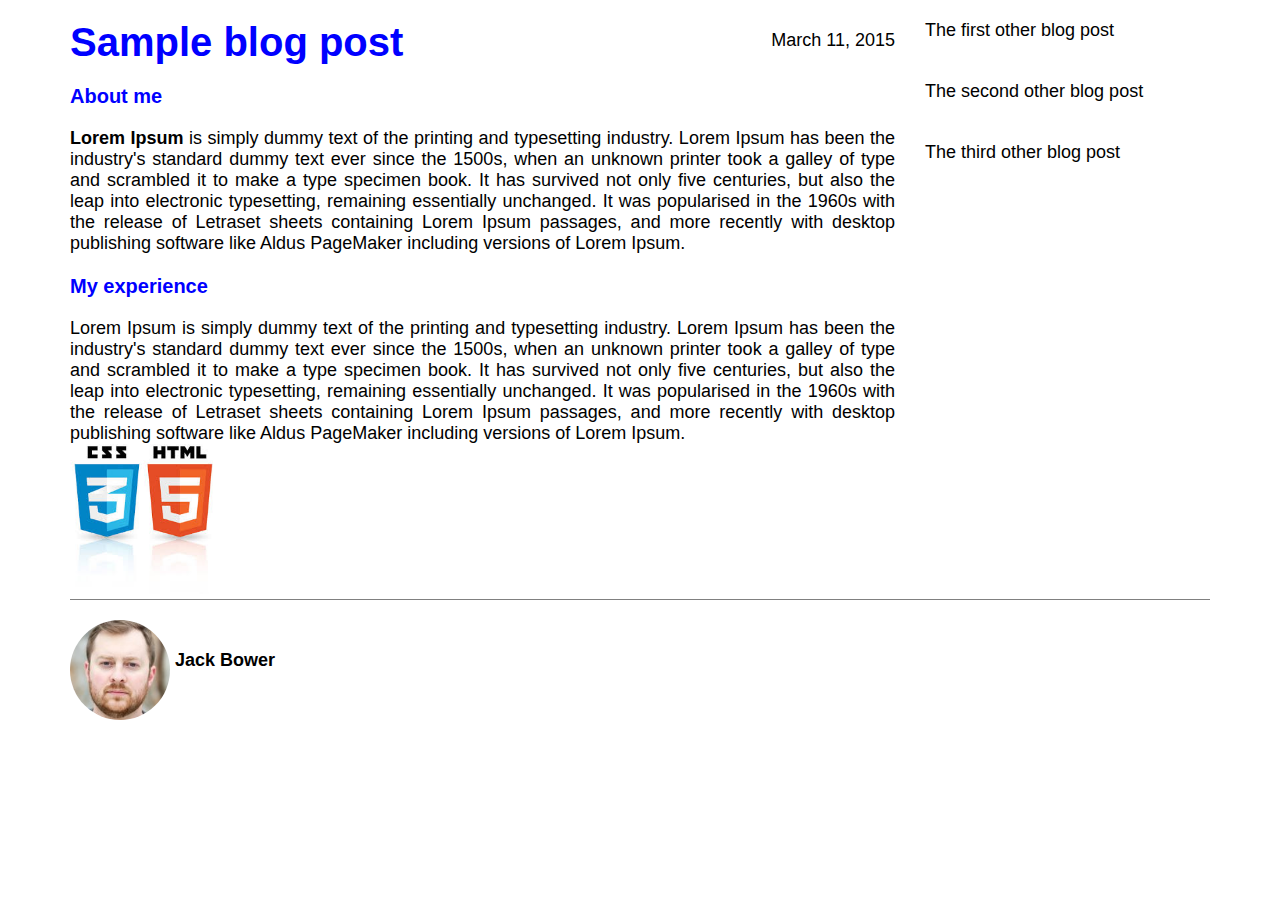
<file: web1/index.html>
<!DOCTYPE html>
<html>
  <head>
    <meta charset="utf-8">
    <title>About Me</title>
    <link rel="stylesheet" href="styles/main.css" media="screen" title="no title" charset="utf-8">
  </head>

  <body>
    <div class="container">
      <div class="blog-post">
        <h1>Sample blog post</h1>
        <p class="date">March 11, 2015</p>
        <h2>About me</h2>
          <p class="main-content"><strong>Lorem Ipsum</strong> is simply dummy text
          of the printing and typesetting industry. Lorem
          Ipsum has been the industry's standard dummy
          text ever since the 1500s, when an unknown
          printer took a galley of type and scrambled
          it to make a type specimen book. It has
          survived not only five centuries, but also
          the leap into electronic typesetting, remaining
          essentially unchanged. It was popularised in the
          1960s with the release of Letraset sheets containing
          Lorem Ipsum passages, and more recently with desktop
          publishing software like Aldus PageMaker
          including versions of Lorem Ipsum.</p>
          <br>
        <h2>My experience</h2>
        <p class="main-content">Lorem Ipsum is simply dummy text of the printing
          and typesetting industry. Lorem Ipsum has been the
          industry's standard dummy text ever since the 1500s,
          when an unknown printer took a galley of type and
          scrambled it to make a type specimen book. It has
          survived not only five centuries, but also the leap
          into electronic typesetting, remaining essentially
          unchanged. It was popularised in the 1960s with the
          release of Letraset sheets containing Lorem Ipsum
          passages, and more recently with desktop publishing
          software like Aldus PageMaker including versions of
          Lorem Ipsum.</p>
        <a href="images/logo.jpg" target="_blank"><img src="images/logo.jpg" alt="HTML CSS image" /></a>
      </div>
      <div class="other-posts">
        <div class="other">
          The first other blog post
        </div>
        <div class="other">
          The second other blog post
        </div>
        <div class="other">
          The third other blog post
        </div>
      </div>
      <div class="clearfix"></div>
      <div class="author-box">
        <a href="images/user.jpg" target="_blank"><img src="images/user.jpg" class="my-pic" alt="Jack Bower Image" /></a>
        <p class="author-text">Jack Bower</p>
      </div>
    </div>
    </body>
</html>
</file>
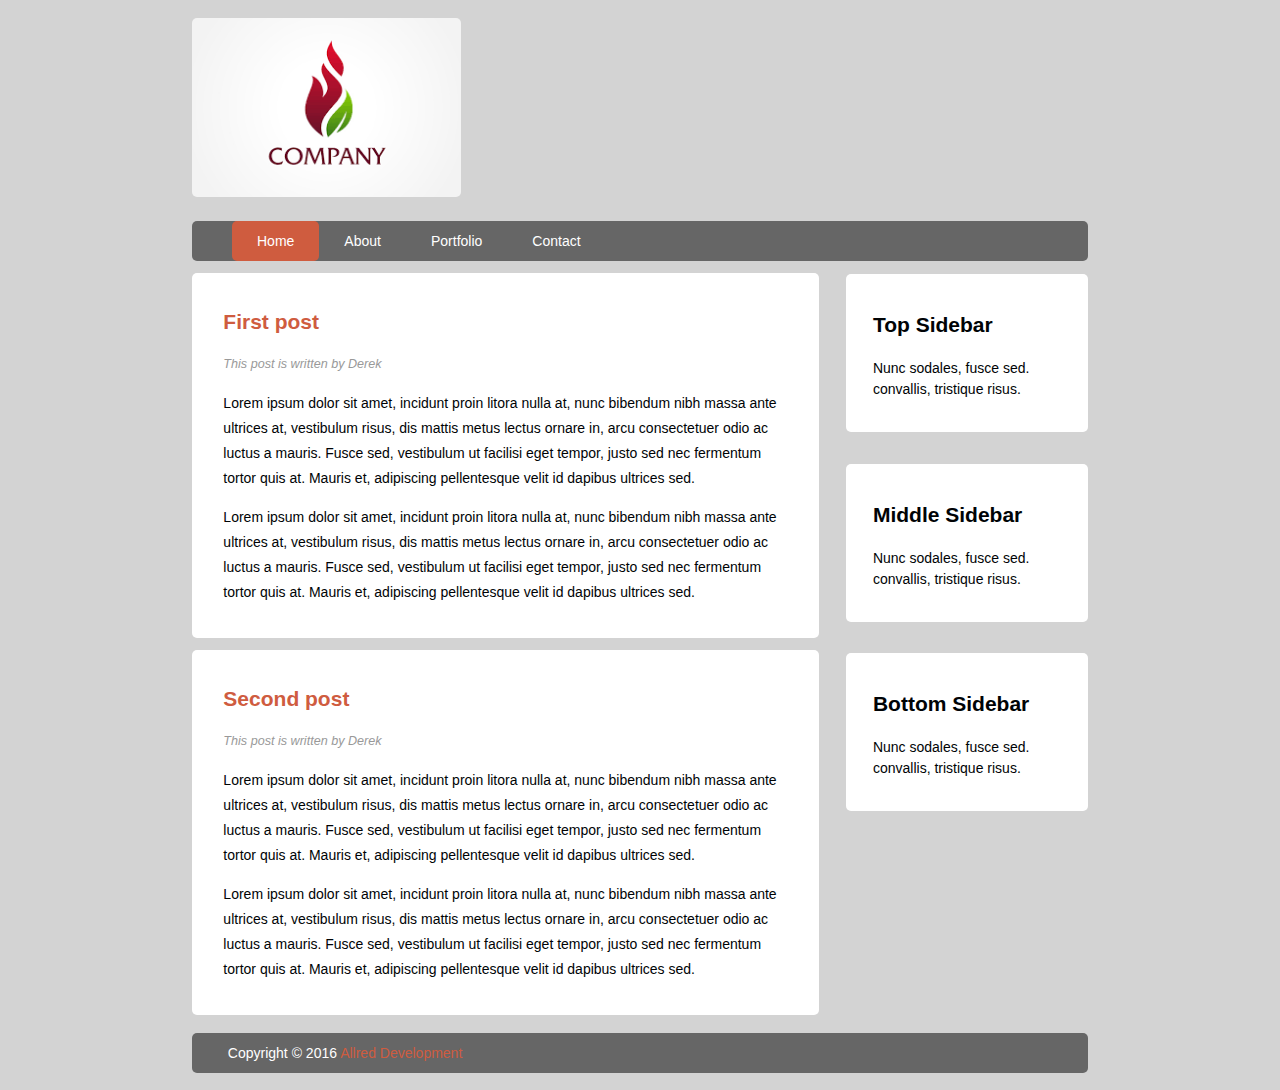
<file: web2/index.html>
<!DOCTYPE html>
<html>
  <head>
    <meta charset="utf-8">
    <title>Responsive web design</title>
    <link rel="stylesheet" href="styles/main.css" media="screen" title="no title" charset="utf-8">
    <meta name="viewport" content="width=device-width, initial-scale">
  </head>
  <body class="body">
    <header class="main-header">
      <img src="images/logo.png" alt="logo Image" />
      <nav>
        <ul>
          <li class="active"><a href="#">Home</a></li>
          <li><a href="#">About</a></li>
          <li><a href="#">Portfolio</a></li>
          <li><a href="#">Contact</a></li>
        </ul>
      </nav>
    </header>
    <div class="main-content">
      <div class="content">
        <article class="top-content">
          <header class="">
            <h2><a href="#" title="First post">First post</a></h2>
          </header>
          <footer class="post-info">
            <p>This post is written by Derek</p>
          </footer>
          <content>
            <p>Lorem ipsum dolor sit amet, incidunt proin litora
              nulla at, nunc bibendum nibh massa ante ultrices at,
              vestibulum risus, dis mattis metus lectus ornare in,
              arcu consectetuer odio ac luctus a mauris. Fusce sed,
              vestibulum ut facilisi eget tempor, justo sed nec
              fermentum tortor quis at. Mauris et, adipiscing
              pellentesque velit id dapibus ultrices sed.</p>
              <p>Lorem ipsum dolor sit amet, incidunt proin litora
              nulla at, nunc bibendum nibh massa ante ultrices at,
              vestibulum risus, dis mattis metus lectus ornare in,
              arcu consectetuer odio ac luctus a mauris. Fusce sed,
              vestibulum ut facilisi eget tempor, justo sed nec
              fermentum tortor quis at. Mauris et, adipiscing
              pellentesque velit id dapibus ultrices sed. </p>
          </content>
        </article>
        <article class="bottom-content">
          <header class="">
            <h2><a href="#" title="Second post">Second post</a></h2>
          </header>
          <footer class="post-info">
            <p>This post is written by Derek</p>
          </footer>
          <content>
            <p>Lorem ipsum dolor sit amet, incidunt proin litora
              nulla at, nunc bibendum nibh massa ante ultrices at,
              vestibulum risus, dis mattis metus lectus ornare in,
              arcu consectetuer odio ac luctus a mauris. Fusce sed,
              vestibulum ut facilisi eget tempor, justo sed nec
              fermentum tortor quis at. Mauris et, adipiscing
              pellentesque velit id dapibus ultrices sed.</p>
              <p>Lorem ipsum dolor sit amet, incidunt proin litora
              nulla at, nunc bibendum nibh massa ante ultrices at,
              vestibulum risus, dis mattis metus lectus ornare in,
              arcu consectetuer odio ac luctus a mauris. Fusce sed,
              vestibulum ut facilisi eget tempor, justo sed nec
              fermentum tortor quis at. Mauris et, adipiscing
              pellentesque velit id dapibus ultrices sed. </p>
          </content>
        </article>
      </div>
    </div>
    <aside class="top-sidebar">
      <article>
        <h2>Top Sidebar</h2>
        <p>Nunc sodales, fusce sed. convallis, tristique risus.</p>
      </article>
    </aside>
    <aside class="middle-sidebar">
      <article>
        <h2>Middle Sidebar</h2>
        <p>Nunc sodales, fusce sed. convallis, tristique risus.</p>
      </article>
    </aside>
    <aside class="bottom-sidebar">
      <article>
        <h2>Bottom Sidebar</h2>
        <p>Nunc sodales, fusce sed. convallis, tristique risus.</p>
      </article>
    </aside>
    <footer class="main-footer">
      <p>Copyright &copy; 2016 <a href="#">Allred Development</a></p>
    </footer>
  </body>
</html>
</file>
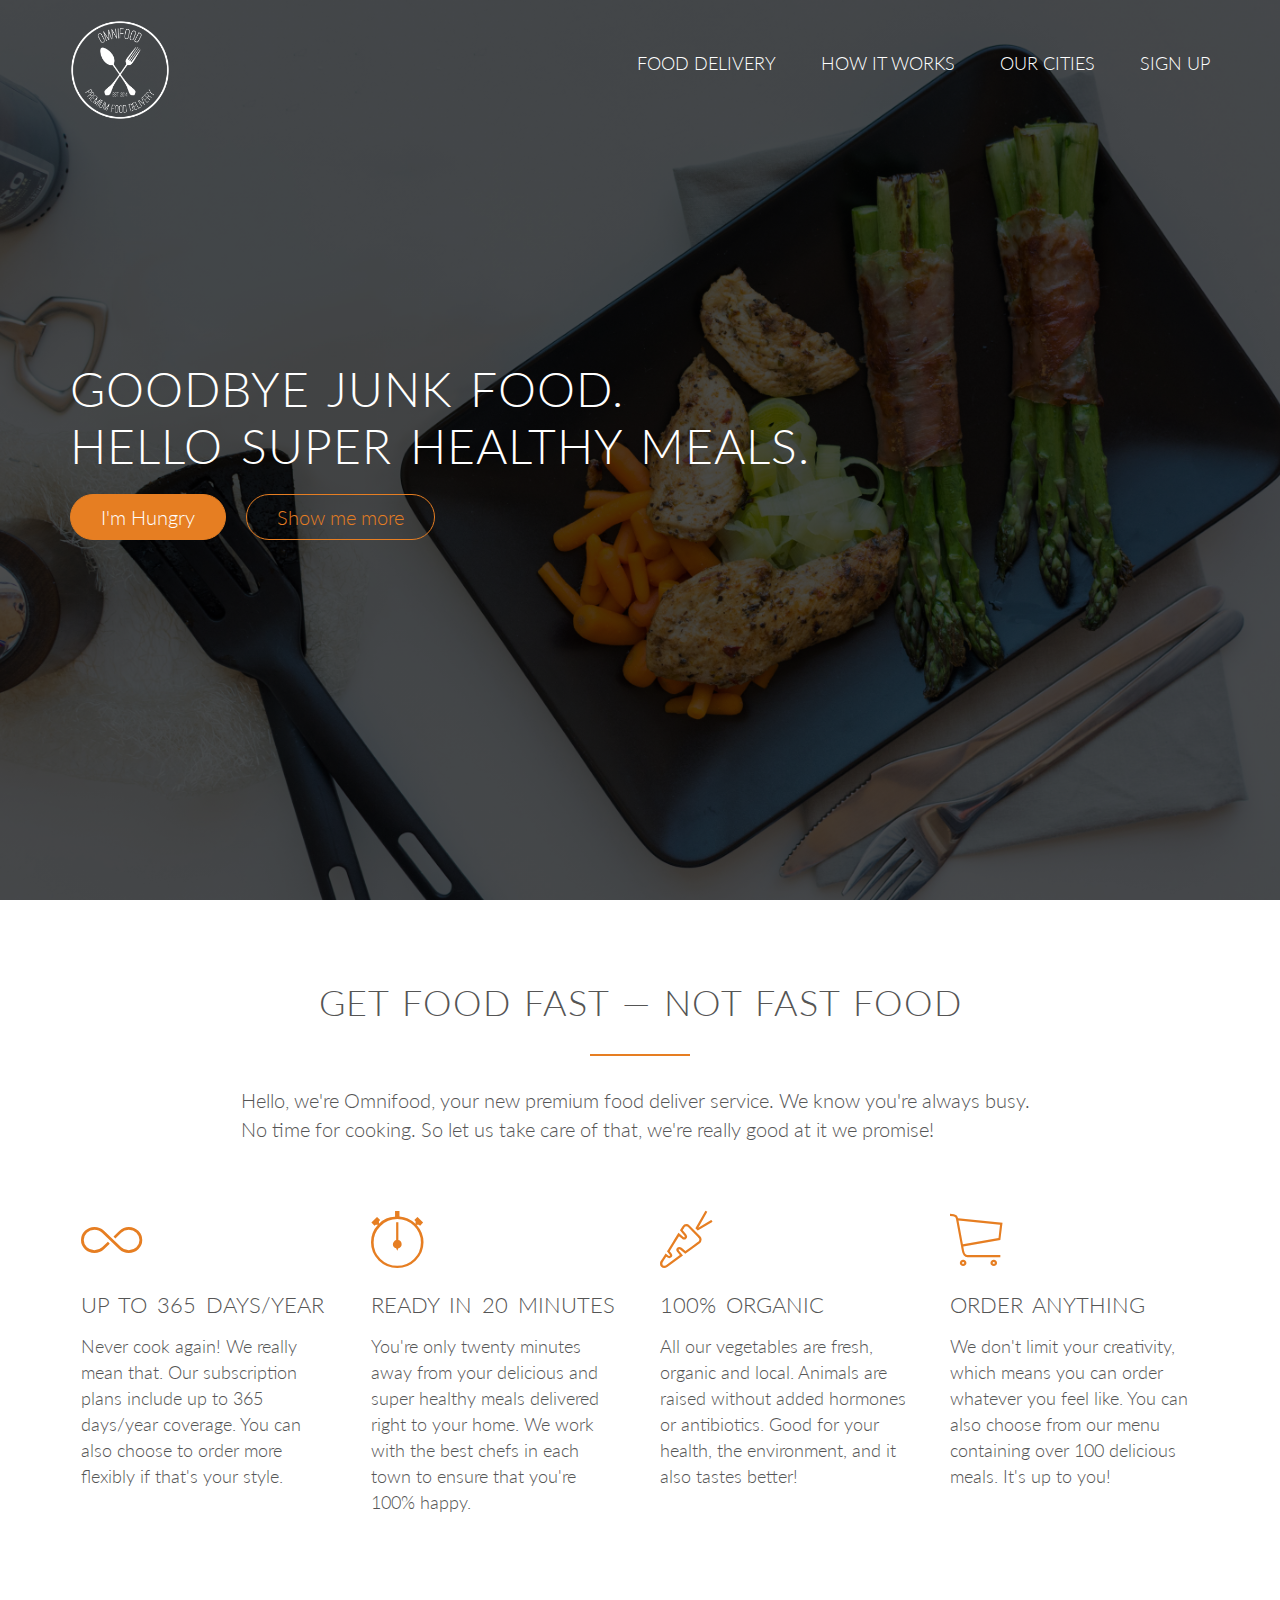
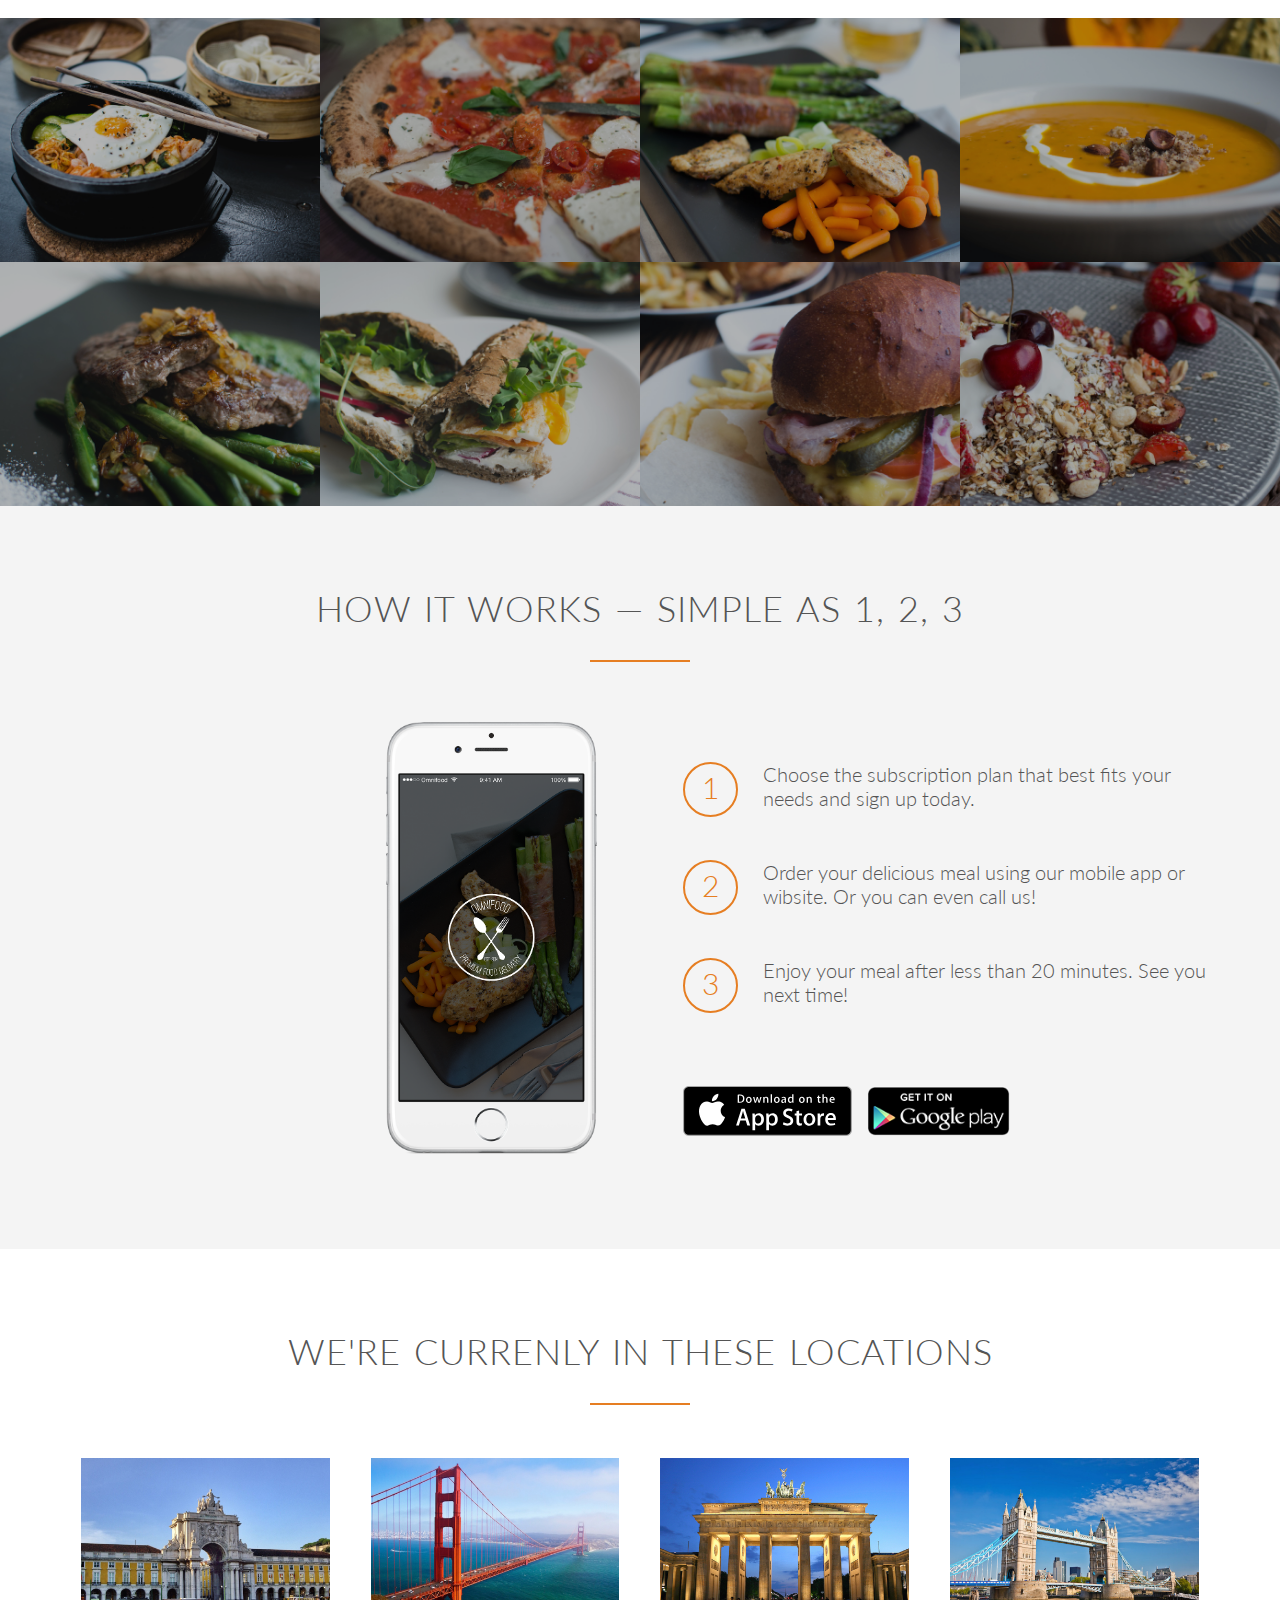
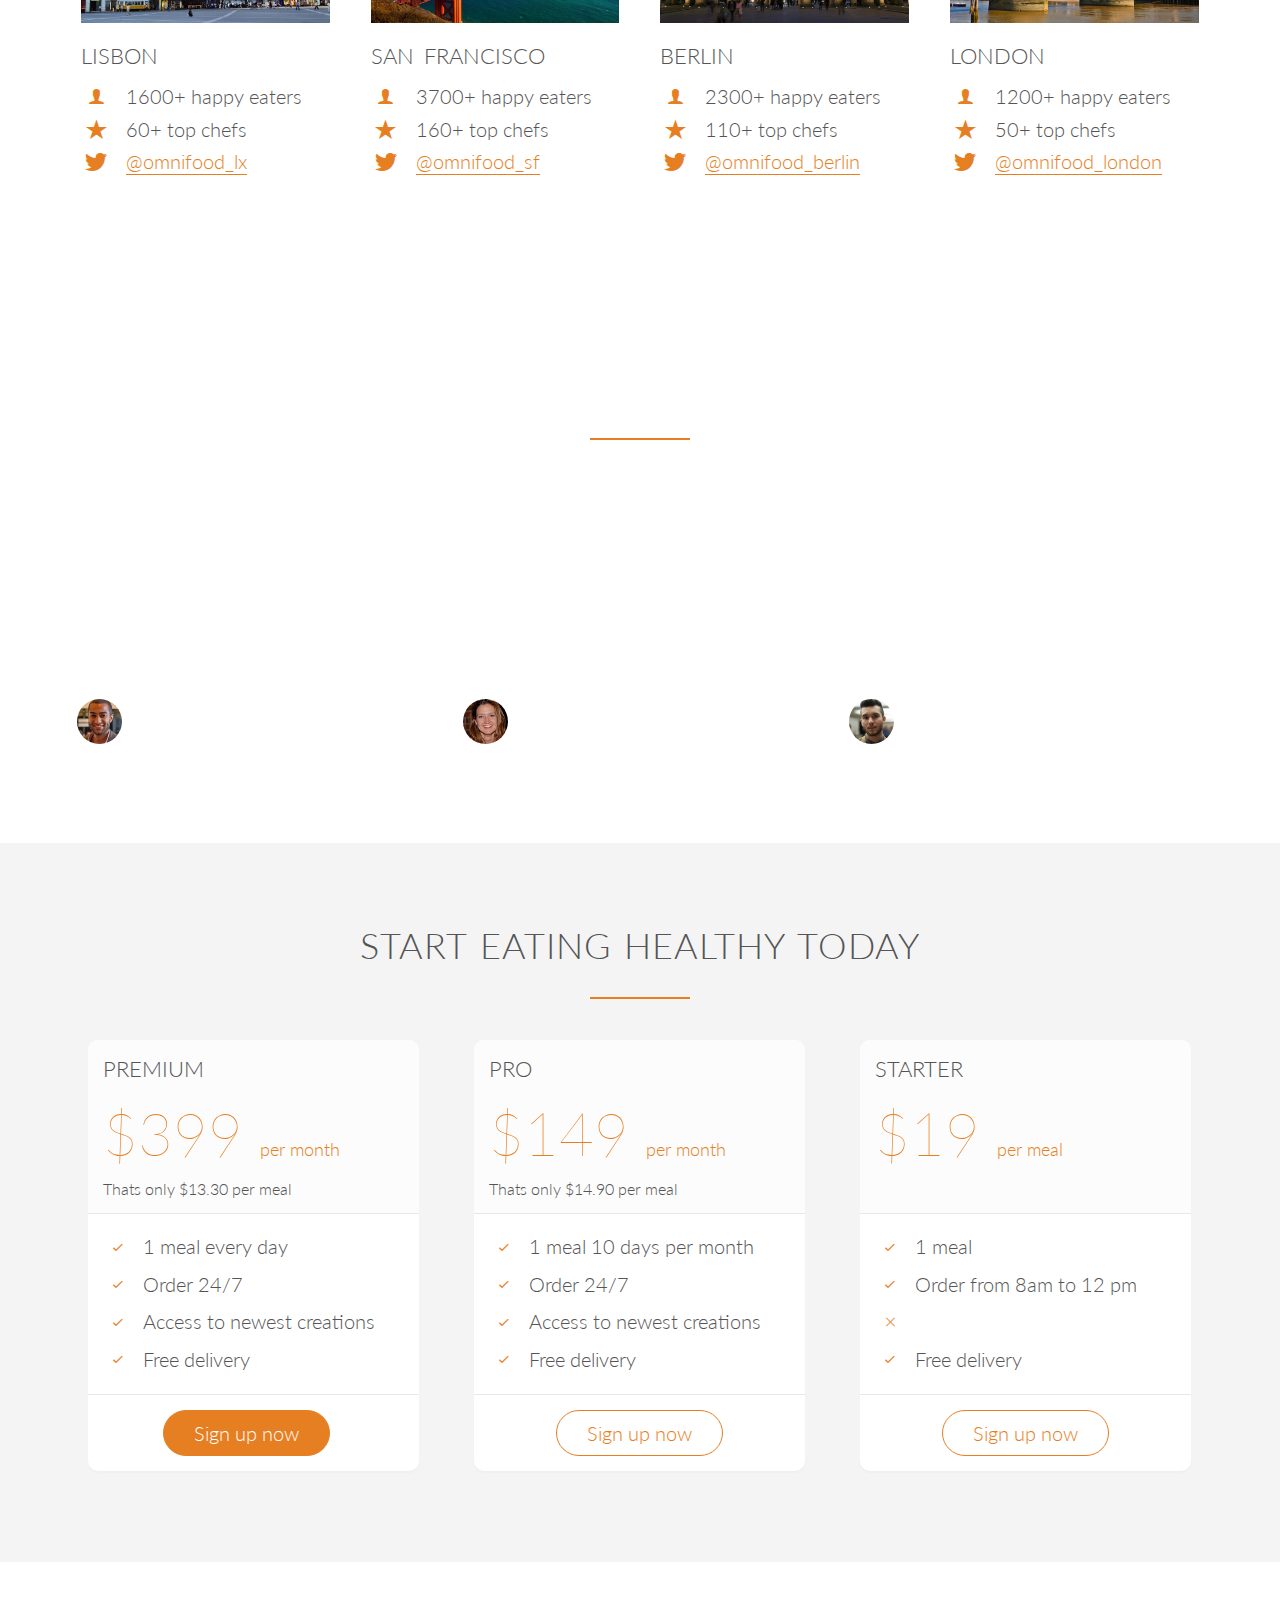
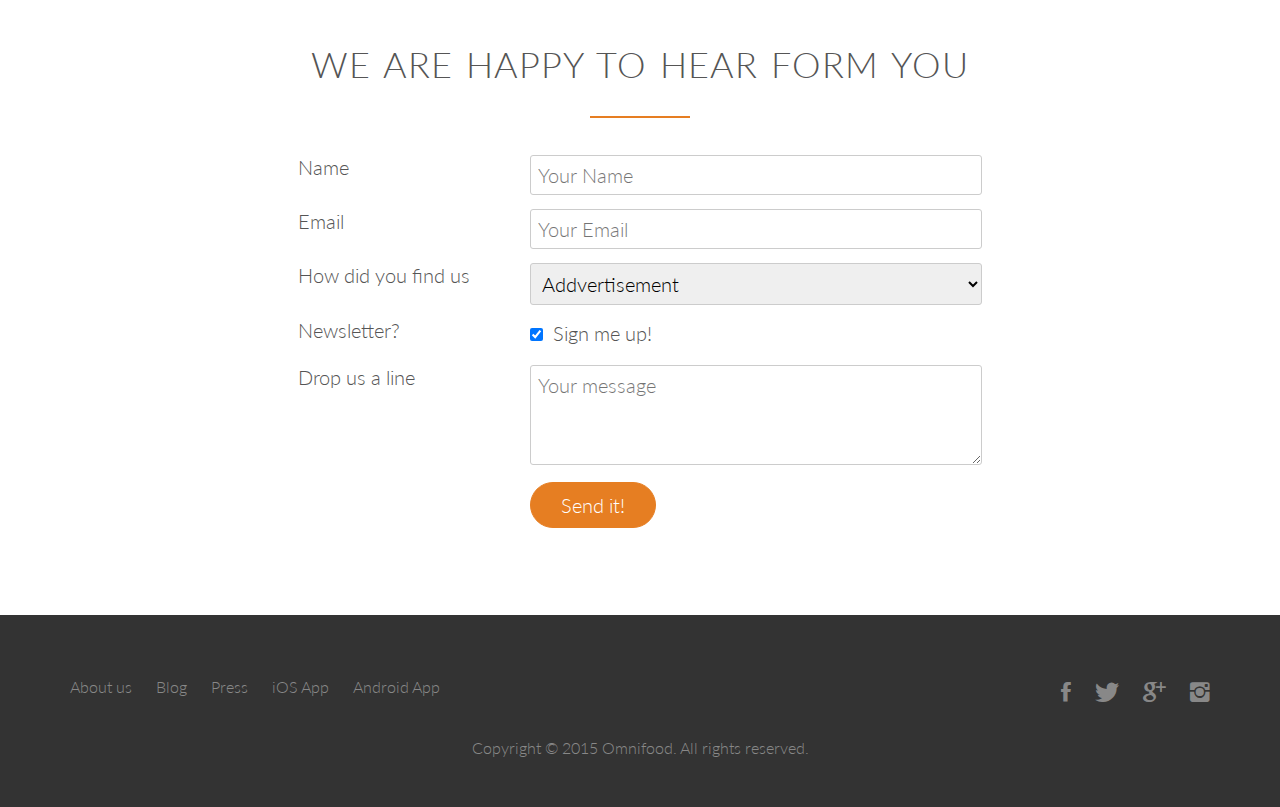
<file: web3/index.html>
<!DOCTYPE html>
<html>
  <head>
    <meta charset="utf-8">
    <link rel="stylesheet" href="vendors/css/normalize.css" type="text/css" title="no title" charset="utf-8">
    <link rel="stylesheet" href="vendors/css/Grid.css" type="text/css" title="no title" charset="utf-8">
    <link rel="stylesheet" href="vendors/css/ionicons.min.css" type="text/css" title="no title" charset="utf-8">
    <link rel="stylesheet" href="resources/css/main.css" type="text/css" title="no title" charset="utf-8">
    <link href="https://fonts.googleapis.com/css?family=Lato:100,300,300i,400" rel="stylesheet">
    <title>Omnifood</title>
  </head>
  <body>
    <header>
      <nav>
        <div class="row">
          <img src="resources/img/logo-white.png" alt="Omnifood Logo" class="logo" />
          <ul class="main-nav">
            <li><a href="#">Food delivery</a></li>
            <li><a href="#">How it works</a></li>
            <li><a href="#">Our cities</a></li>
            <li><a href="#">Sign up</a></li>
          </ul>
        </div>
      </nav>
      <div class="hero-text-box">
        <h1>Goodbye junk food. <br> Hello super healthy meals.</h1>
        <a class="btn btn-full" href="#">I'm Hungry</a>
        <a class="btn btn-ghost" href="#">Show me more</a>
      </div>
    </header>
    <section class="section-features">
      <div class="row">
        <h2>Get food fast &mdash; not fast food</h2>
        <p class="long-copy">
          Hello, we're Omnifood, your new premium food deliver service. We know you're
          always busy. No time for cooking. So let us take care of that, we're really
          good at it we promise!
        </p>
      </div>
      <div class="row">
        <div class="col span-1-of-4 box">
          <i class="ion-ios-infinite-outline icon-big"></i>
          <h3>Up to 365 days/year</h3>
          <p>
            Never cook again! We really mean that. Our subscription plans
            include up to 365 days/year coverage. You can also
            choose to order more flexibly if that's your style.
          </p>
        </div>
        <div class="col span-1-of-4 box">
          <i class="ion-ios-stopwatch-outline icon-big"></i>
          <h3>Ready in 20 minutes</h3>
          <p>
            You're only twenty minutes away from your delicious and super
            healthy meals delivered right to your home. We work with the
            best chefs in each town to ensure that you're 100% happy.
          </p>
        </div>
        <div class="col span-1-of-4 box">
          <i class="ion-ios-nutrition-outline icon-big"></i>
          <h3>100% organic</h3>
          <p>
            All our vegetables are fresh, organic and local. Animals are raised
            without added hormones or antibiotics. Good for your health, the
            environment, and it also tastes better!
          </p>
        </div>
        <div class="col span-1-of-4 box">
          <i class="ion-ios-cart-outline icon-big"></i>
          <h3>Order anything</h3>
          <p>
            We don't limit your creativity, which means you can order whatever
            you feel like. You can also choose from our menu containing
            over 100 delicious meals. It's up to you!
          </p>
        </div>
      </div>
    </section>
    <section class="section-meals">
      <ul class="meals-showcase clearfix">
        <li>
          <figure class="meal-photo">
            <img src="resources/img/1.jpg" alt="Korean bibimbap with egg and vegetables" />
          </figure>
        </li>
        <li>
          <figure class="meal-photo">
            <img src="resources/img/2.jpg" alt="Simple italian pizza with cherry tomatoes" />
          </figure>
        </li>
        <li>
          <figure class="meal-photo">
            <img src="resources/img/3.jpg" alt="Chicken breast steak with vegetables" />
          </figure>
        </li>
        <li>
          <figure class="meal-photo">
            <img src="resources/img/4.jpg" alt="Autumn pumpkin soup" />
          </figure>
        </li>
      </ul>
      <ul class="meals-showcase clearfix">
        <li>
          <figure class="meal-photo">
            <img src="resources/img/5.jpg" alt="Paleo beef steak with vegetables" />
          </figure>
        </li>
        <li>
          <figure class="meal-photo">
            <img src="resources/img/6.jpg" alt="Healthy baguette with egg and vagetables" />
          </figure>
        </li>
        <li>
          <figure class="meal-photo">
            <img src="resources/img/7.jpg" alt="Burger with cheddar and bacon" />
          </figure>
        </li>
        <li>
          <figure class="meal-photo">
            <img src="resources/img/8.jpg" alt="Granola with cherries and strawberries" />
          </figure>
        </li>
      </ul>
    </section>
    <section class="section-steps">
      <div class="row">
        <h2>How it works &mdash; Simple as 1, 2, 3</h2>
      </div>
      <div class="row">
        <div class="col span-1-of-2 steps-box">
          <img src="resources/img/app-iPhone.png" alt="Omnifood app on iPhone" class="app-screen" />
        </div>
        <div class="col span-1-of-2 steps-box">
          <div class="works-step">
            <div>1</div>
            <p>Choose the subscription plan that best fits your needs and sign up today.</p>
          </div>
          <div class="works-step">
            <div>2</div>
            <p>Order your delicious meal using our mobile app or wibsite. Or you can even call us!</p>
          </div>
          <div class="works-step">
            <div>3</div>
            <p>Enjoy your meal after less than 20 minutes. See you next time!</p>
          </div>
          <a href="#" class="btn-app"><img src="resources/img/download-app.svg" alt="App Store Button" /></a>
          <a href="#" class="btn-app"><img src="resources/img/download-app-android.png" alt="Play Store Button" /></a>
        </div>
      </div>
    </section>
    <section class="section-cities">
      <div class="row">
        <h2>We're currenly in these locations</h2>
      </div>
      <div class="row">
        <div class="col span-1-of-4 box">
          <img src="resources/img/lisbon-3.jpg" alt="Lisbon" />
          <h3>Lisbon</h3>
          <div class="city-feature">
            <i class="ion-ios-person icon-small"></i>
            1600+ happy eaters
          </div>
          <div class="city-feature">
            <i class="ion-ios-star icon-small"></i>
            60+ top chefs
          </div>
          <div class="city-feature">
            <i class="ion-social-twitter icon-small"></i>
            <a href="#">@omnifood_lx</a>
          </div>
        </div>
        <div class="col span-1-of-4 box">
          <img src="resources/img/san-francisco.jpg" alt="San Francisco" />
          <h3>San Francisco</h3>
          <div class="city-feature">
            <i class="ion-ios-person icon-small"></i>
            3700+ happy eaters
          </div>
          <div class="city-feature">
            <i class="ion-ios-star icon-small"></i>
            160+ top chefs
          </div>
          <div class="city-feature">
            <i class="ion-social-twitter icon-small"></i>
            <a href="#">@omnifood_sf</a>
          </div>
        </div>
        <div class="col span-1-of-4 box">
          <img src="resources/img/berlin.jpg" alt="Berlin" />
          <h3>Berlin</h3>
          <div class="city-feature">
            <i class="ion-ios-person icon-small"></i>
            2300+ happy eaters
          </div>
          <div class="city-feature">
            <i class="ion-ios-star icon-small"></i>
            110+ top chefs
          </div>
          <div class="city-feature">
            <i class="ion-social-twitter icon-small"></i>
            <a href="#">@omnifood_berlin</a>
          </div>
        </div>
        <div class="col span-1-of-4 box">
          <img src="resources/img/london.jpg" alt="London" />
          <h3>London</h3>
          <div class="city-feature">
            <i class="ion-ios-person icon-small"></i>
            1200+ happy eaters
          </div>
          <div class="city-feature">
            <i class="ion-ios-star icon-small"></i>
            50+ top chefs
          </div>
          <div class="city-feature">
            <i class="ion-social-twitter icon-small"></i>
            <a href="#">@omnifood_london</a>
          </div>
        </div>
      </div>
    </section>
    <section class="section-testimonials">
      <div class="row">
        <h2>Our customers can't live without us</h2>
      </div>
      <div class="row">
        <div class="col span-1-of-3">
          <blockquote>
            Omnifood is just awesome! I just launched a startup with leaves me with no time for cooking,
            so Ominfood is a life-saver. Now that I have it, I couldn't live without my daily meals.
            <cite><img src="resources/img/customer-1.jpg" alt="First customer" />Alberto Duncan</cite>
          </blockquote>
        </div>
        <div class="col span-1-of-3">
          <blockquote>
            Inexpensive, healthy and great-tasting meals, delivered right to my home. We have lots of food
            delivery here in Lisbon, but no one comes even close to Omifood. Me and my family are
            so in love!
            <cite><img src="resources/img/customer-2.jpg" alt="First customer" />Joana Silva</cite>
          </blockquote>
        </div>
        <div class="col span-1-of-3">
          <blockquote>
            I was looking for a quick and easy food delivery service in San Franciso. I tried a lot
            of them and ended up with Omnifood. Best food delivery service in the Bay Area. Keep
            up the great work!
            <cite><img src="resources/img/customer-3.jpg" alt="First customer" />Milton Chapman</cite>
          </blockquote>
        </div>
      </div>
    </section>
    <section class="section-plans">
      <div class="row">
        <h2>Start Eating Healthy Today</h2>
      </div>
      <div class="row">
        <div class="col span-1-of-3">
          <div class="plan-box">
            <div>
              <h3>Premium</h3>
              <p class="plan-price">
                $399 <span>per month</span>
              </p>
              <p class="plan-price-meal">
                Thats only $13.30 per meal
              </p>
            </div>
            <div>
              <ul>
                <li><i class="ion-ios-checkmark-empty icon-small"></i>1 meal every day</li>
                <li><i class="ion-ios-checkmark-empty icon-small"></i>Order 24/7</li>
                <li><i class="ion-ios-checkmark-empty icon-small"></i>Access to newest creations</li>
                <li><i class="ion-ios-checkmark-empty icon-small"></i>Free delivery</li>
              </ul>
            </div>
            <div>
              <a href="#" class="btn btn-full">Sign up now</a>
            </div>
          </div>
        </div>
        <div class="col span-1-of-3">
          <div class="plan-box">
            <div>
              <h3>Pro</h3>
              <p class="plan-price">
                $149 <span>per month</span>
              </p>
              <p class="plan-price-meal">
                Thats only $14.90 per meal
              </p>
            </div>
            <div>
              <ul>
                <li><i class="ion-ios-checkmark-empty icon-small"></i>1 meal 10 days per month</li>
                <li><i class="ion-ios-checkmark-empty icon-small"></i>Order 24/7</li>
                <li><i class="ion-ios-checkmark-empty icon-small"></i>Access to newest creations</li>
                <li><i class="ion-ios-checkmark-empty icon-small"></i>Free delivery</li>
              </ul>
            </div>
            <div>
              <a href="#" class="btn btn-ghost">Sign up now</a>
            </div>
          </div>
        </div>
        <div class="col span-1-of-3">
          <div class="plan-box">
            <div>
              <h3>Starter</h3>
              <p class="plan-price">
                $19 <span>per meal</span>
              </p>
              <p class="plan-price-meal">
                &nbsp;
              </p>
            </div>
            <div>
              <ul>
                <li><i class="ion-ios-checkmark-empty icon-small"></i>1 meal</li>
                <li><i class="ion-ios-checkmark-empty icon-small"></i>Order from 8am to 12 pm</li>
                <li><i class="ion-ios-close-empty icon-small"></i></li>
                <li><i class="ion-ios-checkmark-empty icon-small"></i>Free delivery</li>
              </ul>
            </div>
            <div>
              <a href="#" class="btn btn-ghost">Sign up now</a>
            </div>
          </div>
        </div>
      </div>
    </section>
    <section class="section-form">
      <div class="row">
        <h2>We are happy to hear form you</h2>
      </div>
      <div class="row">
        <form class="contact-form" action="#" method="post">
          <div class="row">
            <div class="col span-1-of-3">
              <label for="name">Name</label>
            </div>
            <div class="col span-2-of-3">
              <input type="text" name="name" value="" id="name" placeholder="Your Name" required>
            </div>
          </div>
          <div class="row">
            <div class="col span-1-of-3">
              <label for="email">Email</label>
            </div>
            <div class="col span-2-of-3">
              <input type="email" name="email" value="" id="email" placeholder="Your Email" required>
            </div>
          </div>
          <div class="row">
            <div class="col span-1-of-3">
              <label for="find-us">How did you find us</label>
            </div>
            <div class="col span-2-of-3">
              <select name="find-us" id="find-us">
                <option value="friends">Friends</option>
                <option value="search">Search Engine</option>
                <option value="addvertisement" selected>Addvertisement</option>
                <option value="other">Other</option>
              </select>
            </div>
          </div>
          <div class="row">
            <div class="col span-1-of-3">
              <label for="news">Newsletter?</label>
            </div>
            <div class="col span-2-of-3">
              <input type="checkbox" name="news" value="" id="news" checked> Sign me up!
            </div>
          </div>
          <div class="row">
            <div class="col span-1-of-3">
              <label for="message">Drop us a line</label>
            </div>
            <div class="col span-2-of-3">
              <textarea name="message" rows="8" cols="40" placeholder="Your message"></textarea>
            </div>
          </div>
          <div class="row">
            <div class="col span-1-of-3">
              <label>&nbsp;</label>
            </div>
            <div class="col span-2-of-3">
              <input type="submit" value="Send it!">
            </div>
          </div>
        </form>
      </div>
    </section>
    <footer>
      <div class="row">
        <div class="col span-1-of-2">
          <ul class="footer-nav">
            <li><a href="#">About us</a></li>
            <li><a href="#">Blog</a></li>
            <li><a href="#">Press</a></li>
            <li><a href="#">iOS App</a></li>
            <li><a href="#">Android App</a></li>
          </ul>
        </div>
        <div class="col span-1-of-2">
          <ul class="social-links">
            <li><a href="#"><i class="ion-social-facebook"></i></a></li>
            <li><a href="#"><i class="ion-social-twitter"></i></a></li>
            <li><a href="#"><i class="ion-social-googleplus"></i></a></li>
            <li><a href="#"><i class="ion-social-instagram"></i></a></li>
          </ul>
        </div>
      </div>
      <div class="row">
        <p>
          Copyright &copy; 2015 Omnifood. All rights reserved.
        </p>
      </div>
    </footer>
  </body>
</html>
</file>
<file: web1/styles/main.css>
*{
  margin: 0;
  padding: 0;
  box-sizing: border-box;

}

body{
  font-family: sans-serif, helvetica, arial;
  font-size: 18px;
}

h1,h2 {
  color: #0000ff;
  margin-bottom: 20px;
}

h1{
  font-size: 40px;
}

h2{
  font-size: 20px;
}

.main-content{
  text-align: justify;
}

.container{
  width: 1140px;
  margin: 20px auto 0 auto;
}

.container{
  margin-top: 20px;
}

.blog-post{
  width: 75%;
  float: left;
  padding-right: 30px;
  position: relative;
}

.other-posts{
  width: 25%;
  float: left;
}

.author-box{
  border-top: 1px solid grey;
  padding-top: 20px;
}

.clearfix:after{
  content: "";
  display: table;
  clear: both;
}

.other{
  margin-bottom: 40px;
}

.author-text{
  float: left;
  margin-top: 30px;
  margin-left: 5px;
  font-weight: 600;
}

.author-box img{
  height: 100px;
  width: 100px;
  border-radius: 50%;
  float: left;
}

.blog-post img{
  height: 150px;
  width: auto;
}

.date{
  position: absolute;
  top: 10px;
  right: 30px;
}
</file>
<file: web2/styles/main.css>
body{
  /*background-image: url("../images/background.jpg");*/
  background-color: lightgrey;
  background-size: cover;
  color: #000305;
  font-size: 87.5%;
  font-family: arial, 'Lucida Sand Unicode';
  line-height: 1.5;
  text-align: left;
}
a{
  text-decoration: none;
}
a:link, a:visited{
  color: #CF5C3F;
}
a:hover, a:active{
  background-color: #CF5C3F;
  color: #FFF;
}
.body{
  margin: 0 auto;
  width: 70%;
  clear: both;
}
.main-header img{
  width: 30%;
  height: auto;
  margin: 2% 0;
  border-radius: 5px;
  -moz-border-radius: 5px;
  -webkit-border-radius: 5px;
}
.main-header nav{
  background-color: #666;
  height: 40px;
  border-radius: 5px;
  -moz-border-radius: 5px;
  -webkit-border-radius: 5px;
}
.main-header nav ul{
  list-style: none;
  margin: 0 auto;
}
.main-header nav ul li{
  float: left;
  display: inline;
}
.main-header nav a:link, .main-header nav a:visited{
  color: #FFF;
  display: inline-block;
  padding: 10px 25px;
  height: 20px;
}
.main-header nav a:hover, .main-header nav a:active, .main-header nav .active a:link, .main-header nav .active a:visited {
  background-color: #CF5C3F;
  text-shadow: none;
}
.main-header nav ul li a{
  border-radius: 5px;
  -moz-border-radius: 5px;
  -webkit-border-radius: 5px;
}
.main-content{
  border-radius: 5px;
  -moz-border-radius: 5px;
  -webkit-border-radius: 5px;
  line-height: 25px;
}
.content{
  width: 70%;
  float: left;
}
.top-content{
  background-color: #FFF;
  border-radius: 5px;
  -moz-border-radius: 5px;
  -webkit-border-radius: 5px;
  padding: 3% 5%;
  margin-top: 2%;
}
.bottom-content{
  background-color: #FFF;
  border-radius: 5px;
  -moz-border-radius: 5px;
  -webkit-border-radius: 5px;
  padding: 3% 5%;
  margin-top: 2%;
}
.post-info{
  font-style: italic;
  color: #999;
  font-size: 90%;
}
.top-sidebar{
  width: 21%;
  float: left;
  background-color: #FFF;
  border-radius: 5px;
  -moz-border-radius: 5px;
  -webkit-border-radius: 5px;
  margin: 1.5% 0 2% 3%;
  padding: 2% 3%;
}
.middle-sidebar{
  width: 21%;
  float: left;
  background-color: #FFF;
  border-radius: 5px;
  -moz-border-radius: 5px;
  -webkit-border-radius: 5px;
  margin: 1.5% 0 2% 3%;
  padding: 2% 3%;
}
.bottom-sidebar{
  width: 21%;
  float: left;
  background-color: #FFF;
  border-radius: 5px;
  -moz-border-radius: 5px;
  -webkit-border-radius: 5px;
  margin: 1.5% 0 2% 3%;
  padding: 2% 3%;
}
.main-footer{
  width: 100%;
  height: 40px;
  float: left;
  border-radius: 5px;
  -moz-border-radius: 5px;
  -webkit-border-radius: 5px;
  background-color: #666;
  margin-top: 2%;
  margin-bottom: 2%;
}
.main-footer p{
  color: #FFF;
  width: 92%;
  margin: 10px auto;
}
@media only screen and (min-width: 150px) and (max-width: 600px)
{
  .body{
    width: 90%;
    font-size: 95%;
  }
  .main-header img{
    width: 100%;
  }
  .main-header nav{
    height: 160px;
  }
  .main-header nav ul{
    padding-left: 0;
  }
  .main-header nav ul li{
    width: 100%;
    text-align: center;
  }
  .main-header nav a:link, .main-header nav a:visited{
    padding: 10px 25px;
    height: 20px;
    display: block;
  }
  .content{
    width: 100%;
    float: left;
    margin-top: 2%;
  }
  .post-info{
    display: none;
  }
  .top-content{
    margin-bottom: 3%;
  }
  .bottom-content{
    margin-top: 3%;
  }
  .top-sidebar, .middle-sidebar, .bottom-sidebar {
    width: 94%;
    margin: 2% 0 2% 0;
    padding: 2% 3%;
  }
}
</file>
<file: web3/vendors/css/Grid.css>
/*  SECTIONS  ============================================================================= */

.section {
	clear: both;
	padding: 0px;
	margin: 0px;
}

/*  GROUPING  ============================================================================= */

.row {
    zoom: 1; /* For IE 6/7 (trigger hasLayout) */
}

.row:before,
.row:after {
    content:"";
    display:table;
}
.row:after {
    clear:both;
}

/*  GRID COLUMN SETUP   ==================================================================== */

.col {
	display: block;
	float:left;
	margin: 1% 0 1% 1.6%;
}

.col:first-child { margin-left: 0; } /* all browsers except IE6 and lower */


/*  REMOVE MARGINS AS ALL GO FULL WIDTH AT 480 PIXELS */

@media only screen and (max-width: 480px) {
	.col { 
		/*margin: 1% 0 1% 0%;*/
        margin: 0;
	}
}


/*  GRID OF TWO   ============================================================================= */


.span-2-of-2 {
	width: 100%;
}

.span-1-of-2 {
	width: 49.2%;
}

/*  GO FULL WIDTH AT LESS THAN 480 PIXELS */

@media only screen and (max-width: 480px) {
	.span-2-of-2 {
		width: 100%; 
	}
	.span-1-of-2 {
		width: 100%; 
	}
}


/*  GRID OF THREE   ============================================================================= */

	
.span-3-of-3 {
	width: 100%; 
}

.span-2-of-3 {
	width: 66.13%; 
}

.span-1-of-3 {
	width: 32.26%; 
}


/*  GO FULL WIDTH AT LESS THAN 480 PIXELS */

@media only screen and (max-width: 480px) {
	.span-3-of-3 {
		width: 100%; 
	}
	.span-2-of-3 {
		width: 100%; 
	}
	.span-1-of-3 {
		width: 100%;
	}
}

/*  GRID OF FOUR   ============================================================================= */

	
.span-4-of-4 {
	width: 100%; 
}

.span-3-of-4 {
	width: 74.6%; 
}

.span-2-of-4 {
	width: 49.2%; 
}

.span-1-of-4 {
	width: 23.8%; 
}


/*  GO FULL WIDTH AT LESS THAN 480 PIXELS */

@media only screen and (max-width: 480px) {
	.span-4-of-4 {
		width: 100%; 
	}
	.span-3-of-4 {
		width: 100%; 
	}
	.span-2-of-4 {
		width: 100%; 
	}
	.span-1-of-4 {
		width: 100%; 
	}
}


/*  GRID OF FIVE   ============================================================================= */

	
.span-5-of-5 {
	width: 100%;
}

.span-4-of-5 {
  	width: 79.68%; 
}

.span-3-of-5 {
  	width: 59.36%; 
}

.span-2-of-5 {
  	width: 39.04%;
}

.span-1-of-5 {
  	width: 18.72%;
}


/*  GO FULL WIDTH AT LESS THAN 480 PIXELS */

@media only screen and (max-width: 480px) {
	.span-5-of-5 {
		width: 100%; 
	}
	.span-4-of-5 {
		width: 100%; 
	}
	.span-3-of-5 {
		width: 100%; 
	}
	.span-2-of-5 {
		width: 100%; 
	}
	.span-1-of-5 {
		width: 100%; 
	}
}


/*  GRID OF SIX   ============================================================================= */


.span-6-of-6 {
	width: 100%;
}

.span-5-of-6 {
  	width: 83.06%;
}

.span-4-of-6 {
  	width: 66.13%;
}

.span-3-of-6 {
  	width: 49.2%;
}

.span-2-of-6 {
  	width: 32.26%;
}

.span-1-of-6 {
  	width: 15.33%;
}


/*  GO FULL WIDTH AT LESS THAN 480 PIXELS */

@media only screen and (max-width: 480px) {
	.span-6-of-6 {
		width: 100%; 
	}
	.span-5-of-6 {
		width: 100%; 
	}
	.span-4-of-6 {
		width: 100%; 
	}
	.span-3-of-6 {
		width: 100%; 
	}
	.span-2-of-6 {
		width: 100%; 
	}
	.span-1-of-6 {
		width: 100%; 
	}
}



/*  GRID OF SEVEN   ============================================================================= */


.span-7-of-7 {
	width: 100%;
}

.span-6-of-7 {
	width: 85.48%;
}

.span-5-of-7 {
  	width: 70.97%;
}

.span-4-of-7 {
  	width: 56.45%;
}

.span-3-of-7 {
  	width: 41.94%;
}

.span-2-of-7 {
  	width: 27.42%;
}

.span-1-of-7 {
  	width: 12.91%;
}


/*  GO FULL WIDTH AT LESS THAN 480 PIXELS */

@media only screen and (max-width: 480px) {
	.span-7-of-7 {
		width: 100%; 
	}
	.span-6-of-7 {
		width: 100%; 
	}
	.span-5-of-7 {
		width: 100%; 
	}
	.span-4-of-7 {
		width: 100%; 
	}
	.span-3-of-7 {
		width: 100%; 
	}
	.span-2-of-7 {
		width: 100%; 
	}
	.span-1-of-7 {
		width: 100%; 
	}
}


/*  GRID OF EIGHT   ============================================================================= */

	
.span-8-of-8 {
	width: 100%;
}

.span-7-of-8 {
	width: 87.3%; 
}

.span-6-of-8 {
	width: 74.6%; 
}

.span-5-of-8 {
	width: 61.9%; 
}

.span-4-of-8 {
	width: 49.2%; 
}

.span-3-of-8 {
	width: 36.5%;
}

.span-2-of-8 {
	width: 23.8%; 
}

.span-1-of-8 {
	width: 11.1%; 
}


/*  GO FULL WIDTH AT LESS THAN 480 PIXELS */

@media only screen and (max-width: 480px) {
	.span-8-of-8 {
		width: 100%; 
	}
	.span-7-of-8 {
		width: 100%; 
	}
	.span-6-of-8 {
		width: 100%; 
	}
	.span-5-of-8 {
		width: 100%; 
	}
	.span-4-of-8 {
		width: 100%; 
	}
	.span-3-of-8 {
		width: 100%; 
	}
	.span-2-of-8 {
		width: 100%; 
	}
	.span-1-of-8 {
		width: 100%; 
	}
}


/*  GRID OF NINE   ============================================================================= */


.span-9-of-9 {
	width: 100%;
}

.span-8-of-9 {
	width: 88.71%;
}

.span-7-of-9 {
	width: 77.42%; 
}

.span-6-of-9 {
	width: 66.13%; 
}

.span-5-of-9 {
	width: 54.84%; 
}

.span-4-of-9 {
	width: 43.55%; 
}

.span-3-of-9 {
	width: 32.26%;
}

.span-2-of-9 {
	width: 20.97%; 
}

.span-1-of-9 {
	width: 9.68%; 
}


/*  GO FULL WIDTH AT LESS THAN 480 PIXELS */

@media only screen and (max-width: 480px) {
	.span-9-of-9 {
		width: 100%; 
	}
	.span-8-of-9 {
		width: 100%; 
	}
	.span-7-of-9 {
		width: 100%; 
	}
	.span-6-of-9 {
		width: 100%; 
	}
	.span-5-of-9 {
		width: 100%; 
	}
	.span-4-of-9 {
		width: 100%; 
	}
	.span-3-of-9 {
		width: 100%; 
	}
	.span-2-of-9 {
		width: 100%; 
	}
	.span-1-of-9 {
		width: 100%; 
	}
}


/*  GRID OF TEN   ============================================================================= */


.span-10-of-10 {
	width: 100%;
}

.span-9-of-10 {
	width: 89.84%;
}

.span-8-of-10 {
	width: 79.68%;
}

.span-7-of-10 {
	width: 69.52%; 
}

.span-6-of-10 {
	width: 59.36%; 
}

.span-5-of-10 {
	width: 49.2%; 
}

.span-4-of-10 {
	width: 39.04%; 
}

.span-3-of-10 {
	width: 28.88%;
}

.span-2-of-10 {
	width: 18.72%; 
}

.span-1-of-10 {
	width: 8.56%; 
}


/*  GO FULL WIDTH AT LESS THAN 480 PIXELS */

@media only screen and (max-width: 480px) {
	.span-10-of-10 {
		width: 100%; 
	}
	.span-9-of-10 {
		width: 100%; 
	}
	.span-8-of-10 {
		width: 100%; 
	}
	.span-7-of-10 {
		width: 100%; 
	}
	.span-6-of-10 {
		width: 100%; 
	}
	.span-5-of-10 {
		width: 100%; 
	}
	.span-4-of-10 {
		width: 100%; 
	}
	.span-3-of-10 {
		width: 100%; 
	}
	.span-2-of-10 {
		width: 100%; 
	}
	.span-1-of-10 {
		width: 100%; 
	}
}


/*  GRID OF ELEVEN   ============================================================================= */

.span-11-of-11 {
	width: 100%;
}

.span-10-of-11 {
	width: 90.76%;
}

.span-9-of-11 {
	width: 81.52%;
}

.span-8-of-11 {
	width: 72.29%;
}

.span-7-of-11 {
	width: 63.05%; 
}

.span-6-of-11 {
	width: 53.81%; 
}

.span-5-of-11 {
	width: 44.58%; 
}

.span-4-of-11 {
	width: 35.34%; 
}

.span-3-of-11 {
	width: 26.1%;
}

.span-2-of-11 {
	width: 16.87%; 
}

.span-1-of-11 {
	width: 7.63%; 
}


/*  GO FULL WIDTH AT LESS THAN 480 PIXELS */

@media only screen and (max-width: 480px) {
	.span-11-of-11 {
		width: 100%; 
	}
	.span-10-of-11 {
		width: 100%; 
	}
	.span-9-of-11 {
		width: 100%; 
	}
	.span-8-of-11 {
		width: 100%; 
	}
	.span-7-of-11 {
		width: 100%; 
	}
	.span-6-of-11 {
		width: 100%; 
	}
	.span-5-of-11 {
		width: 100%; 
	}
	.span-4-of-11 {
		width: 100%; 
	}
	.span-3-of-11 {
		width: 100%; 
	}
	.span-2-of-11 {
		width: 100%; 
	}
	.span-1-of-11 {
		width: 100%; 
	}
}


/*  GRID OF TWELVE   ============================================================================= */

.span-12-of-12 {
	width: 100%;
}

.span-11-of-12 {
	width: 91.53%;
}

.span-10-of-12 {
	width: 83.06%;
}

.span-9-of-12 {
	width: 74.6%;
}

.span-8-of-12 {
	width: 66.13%;
}

.span-7-of-12 {
	width: 57.66%; 
}

.span-6-of-12 {
	width: 49.2%; 
}

.span-5-of-12 {
	width: 40.73%; 
}

.span-4-of-12 {
	width: 32.26%; 
}

.span-3-of-12 {
	width: 23.8%;
}

.span-2-of-12 {
	width: 15.33%; 
}

.span-1-of-12 {
	width: 6.86%; 
}


/*  GO FULL WIDTH AT LESS THAN 480 PIXELS */

@media only screen and (max-width: 480px) {
	.span-12-of-12 {
		width: 100%; 
	}
	.span-11-of-12 {
		width: 100%; 
	}
	.span-10-of-12 {
		width: 100%; 
	}
	.span-9-of-12 {
		width: 100%; 
	}
	.span-8-of-12 {
		width: 100%; 
	}
	.span-7-of-12 {
		width: 100%; 
	}
	.span-6-of-12 {
		width: 100%; 
	}
	.span-5-of-12 {
		width: 100%; 
	}
	.span-4-of-12 {
		width: 100%; 
	}
	.span-3-of-12 {
		width: 100%; 
	}
	.span-2-of-12 {
		width: 100%; 
	}
	.span-1-of-12 {
		width: 100%; 
	}
}
</file>
<file: web3/resources/css/main.css>
/*------------------------------- Set Up ------------------------------------*/
*{
  margin: 0;
  padding: 0;
  box-sizing: border-box;
}
html{
  background-color: #FFF;
  color: #555;
  font-family: 'lato', arial, sans-serif;
  font-size: 20px;
  font-weight: 300;
  text-rendering: optimizeLegibility;
}
.clearfix{
  zoom:1
}
.clearfix:after{
  content: '.';
  clear: both;
  display: block;
  height: 0;
  visibility: hidden;
}
/*------------------------------- Header ------------------------------------*/
header{
  background-image: linear-gradient(rgba(0, 0, 0, 0.7), rgba(0, 0, 0, 0.7)), url(img/hero.jpg);
  background-size: cover;
  background-position: center;
  height: 100vh;
  background-attachment: fixed;
}
.hero-text-box{
  position: absolute;
  width: 1140px;
  top: 50%;
  left: 50%;
  transform: translate(-50%, -50%);
}
.logo{
  height: 100px;
  width: auto;
  float: left;
  margin-top: 20px;
}
.main-nav{
  float: right;
  list-style: none;
  margin-top: 50px;
}
.main-nav li{
  display: inline-block;
  margin-left: 40px;
}
.main-nav li a:link,
.main-nav li a:visited{
  padding: 8px 0px;
  color: #FFF;
  text-decoration: none;
  text-transform: uppercase;
  font-size: 90%;
  border-bottom: 2px solid transparent;
  transition: border-bottom .2s;
}
.main-nav li a:hover,
.main-nav li a:active{
  border-bottom:2px solid #e67e22;
}

/*------------------------------- Meals ------------------------------------*/
.section-meals{
  padding: 0;
}
.meals-showcase{
  list-style: none;
  width: 100%;
}
.meals-showcase li{
  display: block;
  float: left;
  width: 25%;
}
.meal-photo{
  width: 100%;
  margin: 0;
  overflow: hidden;
  background-color: #000;
}
.meal-photo img{
  opacity: .7;
  width: 100%;
  height: auto;
  transform: scale(1.15);
  transition: transform .5s, opacity .5s;
}

.meal-photo img:hover{
  opacity: 1;
  transform: scale(1.03);
}
/*------------------------------- Reusable Elements ------------------------------------*/
.row{
  max-width: 1140px;
  margin: 0 auto;
}
section{
  padding: 80px 0;
}
.box{
  padding: 1%;
}
h1,
h2,
h3{
  font-weight: 300;
  text-transform: uppercase;
  word-spacing: 4px;
}
h1{
  letter-spacing: 1px;
  margin-top: 0;
  margin-bottom: 20px;
  color: #FFF;
  font-size: 240%;
}
h2{
  letter-spacing: 1px;
  font-size: 180%;
  word-spacing: 2px;
  text-align: center;
  margin-bottom: 30px;
}
h3{
  font-size: 110%;
  margin-bottom: 15px;
}
h2:after{
  display: block;
  height: 2px;
  background-color: #e67e22;
  content: " ";
  width: 100px;
  margin: 0 auto;
  margin-top: 30px;
}
/*------------------------------- Paragraphs ------------------------------------*/
.long-copy{
  line-height: 145%;
  width: 70%;
  margin-left: 15%;
}
.box p{
  font-size: 90%;
  line-height: 145%;
}
/*------------------------------- Icons ------------------------------------*/
.icon-big{
  font-size: 350%;
  display: block;
  color: #e67e22;
  margin-bottom: 10px;
}
.icon-small{
  display: inline-block;
  width: 30px;
  text-align: center;
  color: #e67e22;
  font-size: 120%;
  margin-right: 10px;

  /*secrets to align text and icons*/
  line-height: 120%;
  vertical-align: middle;
  margin-top: -4px;
}

/*------------------------------- Links ------------------------------------*/
a:link,
a:visited{
  color: #e67e22;
  text-decoration: none;
  padding-bottom: 1px;
  border-bottom: 1px solid #e67e22;
  transition: border-bottom .2s, color .2s;
}
a:hover,
a:active{
  color: #555;
  border-bottom: 1px solid transparent;
}
/*------------------------------- Buttons ------------------------------------*/

.btn:link,
.btn:visited,
input[type=submit]{
  display: inline-block;
  padding: 10px 30px;
  font-weight: 300;
  text-decoration: none;
  border-radius: 200px;
  border: 1px solid #e67e22;
  transition: background-color .2s, border .2s, color .2s;

}
.btn-full:link,
.btn-full:visited,
input[type=submit]{
  background-color: #e67e22;
  color: #FFF;
  margin-right: 15px;
}
.btn-ghost:link,
.btn-ghost:visited{
  color: #e67e22;
}
.btn:hover,
.btn:active,
input[type=submit]:hover,
input[type=submit]:active{
  background-color: #cf6d17;
}
.btn-full:hover,
.btn-full:active,
input[type=submit]{
  border: 1px solid #e67e22;
}
.btn-ghost:hover,
.btn-ghost:active{
  border: 1px solid #e67e22;
  color: #FFF;
}
/*------------------------------- Features ------------------------------------*/
.section-features .long-copy{
  margin-bottom: 30px;
}
/*------------------------------- How it Works ------------------------------------*/
.section-steps{
  background-color: #f4f4f4;
}
.steps-box:first-child{
  text-align: right;
  padding-right: 3%;
  margin-top: 30px;
}
.steps-box:last-child{
  padding-left: 3%;
  margin-top: 70px;
}
.app-screen{
  width: 40%;

}
.works-step{
  margin-bottom: 50px;
}
.works-step:last-of-type{
  margin-bottom: 80px;
}

.works-step div{
  color: #e67e22;
  border: 2px solid #e67e22;
  display: inline-block;
  border-radius: 50%;
  height: 55px;
  width: 55px;
  text-align: center;
  padding: 5px;
  float: left;
  font-size: 150%;
  margin-right: 25px;
}
.btn-app:link,
.btn-app:visited{
  border: 0;
}
.btn-app img{
  height: 50px;
  width: auto;
  margin-right: 10px;
}
/*------------------------------- Cities ------------------------------------*/

.box img{
  width: 100%;
  height: auto;
  margin-bottom: 15px;

}
.city-feature{
  margin-bottom: 5px;
}

/*------------------------------- Testimonials ------------------------------------*/
.section-testimonials{
  background-image: linear-gradient(rgba(0, 0, 0, 0.8), rgba(0, 0, 0, 0.8)), url(img/back-customers.jpg);
  background-size: cover;
  color: #FFF;
  background-attachment: fixed;
}
blockquote{
  padding: 2%;
  font-style: italic;
  line-height: 145%;
  position: relative;
  margin-top: 40px;
}
cite{
  font-size: 90%;
  margin-top: 25px;
  display: block;
}
blockquote:before{
  content: "\201C";
  font-size: 500%;
  display: block;
  position: absolute;
  top: -5px;
  left: -3px;
}
cite img{
  height: 45px;
  border-radius: 50%;
  margin-right: 10px;
  vertical-align: middle;
}
.section-plans{
  background-color: #f4f4f4;
}
.plan-box{
  background-color: #ffffff;
  border-radius: 10px;
  width: 90%;
  margin-left: 5%;
  box-shadow: 0 2px 2px #efefef;
}
.plan-box div{
  padding: 15px;
  border-bottom: 1px solid #e8e8e8;
}
.plan-box div:first-child{
  background-color: #fcfcfc;
  border-top-left-radius: 10px;
  border-top-right-radius: 10px;
}
.plan-box div:last-child{
  text-align: center;
  border: none;
}
.plan-price{
  font-size: 300%;
  margin-bottom: 10px;
  font-weight: 100;
  color: #e67e22;
}
.plan-price span{
  font-size: 30%;
  font-weight: 300;
}
.plan-price-meal{
  font-size: 80%;

}
.plan-box ul{
  list-style: none;

}
.plan-box ul li{
  padding: 5px 0;
}


/*------------------------------ Form ------------------------------------*/

.contact-form{
  width: 60%;
  margin: 0 auto;
}
input[type=text],input[type=email],select,textarea{
  width: 100%;
  padding: 7px;
  border-radius: 3px;
  border: 1px solid #ccc;
}
textarea{
  height: 100px;
}
input[type=checkbox]{
  margin: 10px 5px 10px 0;
}
*:focus {
  outline: none;
}
/*------------------------------- Footer ------------------------------------*/
footer{
  background-color: #333;
  padding: 50px;
  font-size: 80%;
}
.footer-nav{
  list-style: none;
  float: left;
}
.social-links{
  list-style: none;
  float: right;
}
.footer-nav li,
.social-links li{
  display: inline-block;
  margin-right: 20px;
}
.footer-nav li:last-child,
.social-links li:last-child{
  margin-right: 0;
}
.footer-nav li a:link,
.footer-nav li a:visited,
.social-links li a:link,
.social-links li a:visited{
  text-decoration: none;
  border: 0;
  color: #888;
  transition: color .2s;
}
.footer-nav li a:hover,
.footer-nav li a:active{
  color: #ddd;

}
.social-links li a:link,
social-links li a:visited{
  font-size: 160%;
}
.ion-social-facebook,
.ion-social-twitter,
.ion-social-googleplus,
.ion-social-instagram{
  transition: color .2s;
}
.ion-social-facebook:hover{
  color: #3b5998;
}
.ion-social-twitter:hover{
  color: #00aced;
}
.ion-social-googleplus:hover{
  color: #dd4b39;
}
.ion-social-instagram:hover{
  color: #517fa4;
}
footer p{
  color: #888;
  text-align: center;
  margin-top: 20px;
}
</file>
